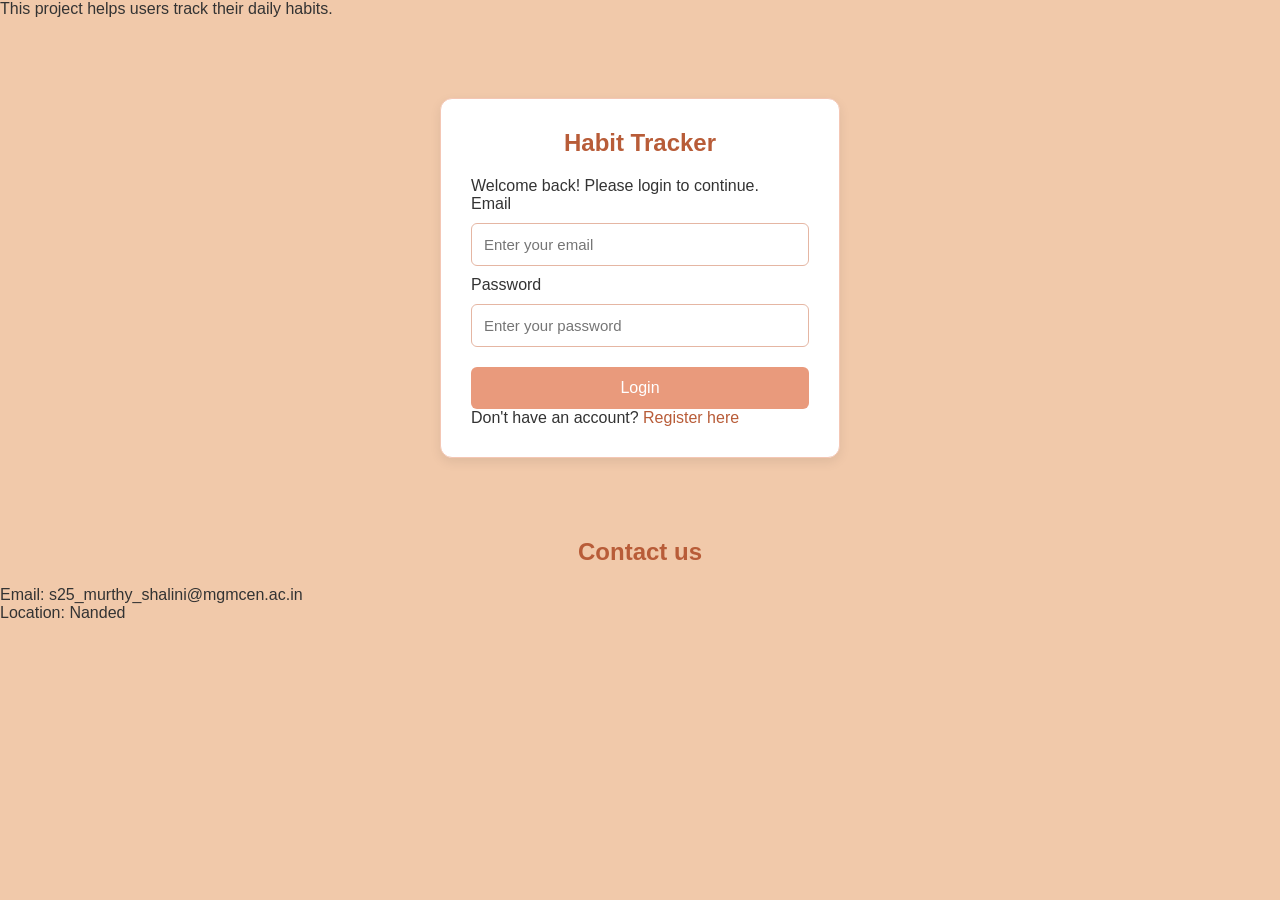
<file: index.html>
<!DOCTYPE html>
<html lang="en">
<head>
    <meta charset="UTF-8">
    <meta name="viewport" content="width=device-width, initial-scale=1.0">
    <title>Habit Tracker - Login</title>
    <link rel="stylesheet" href="style.css">
</head>
<body>
    <p>This project helps users track their daily habits.</p>
    <div class="container">

        <h2>Habit Tracker</h2>
        <p>Welcome back! Please login to continue.</p>

        <form>
            <label for="email">Email</label>
            <input type="email" id="email"
                   placeholder="Enter your email" required>

            <label for="password">Password</label>
            <input type="password" id="password"
                   placeholder="Enter your password" required>

            <button type="submit">Login</button>
        </form>

        <p class="link">
            Don't have an account?
            <a href="register.html">Register here</a>
        </p>

    </div>
    <h2>Contact us </h2>
    <p> Email: s25_murthy_shalini@mgmcen.ac.in</p>
    <p>Location: Nanded</p>
</body>
</html>
</file>
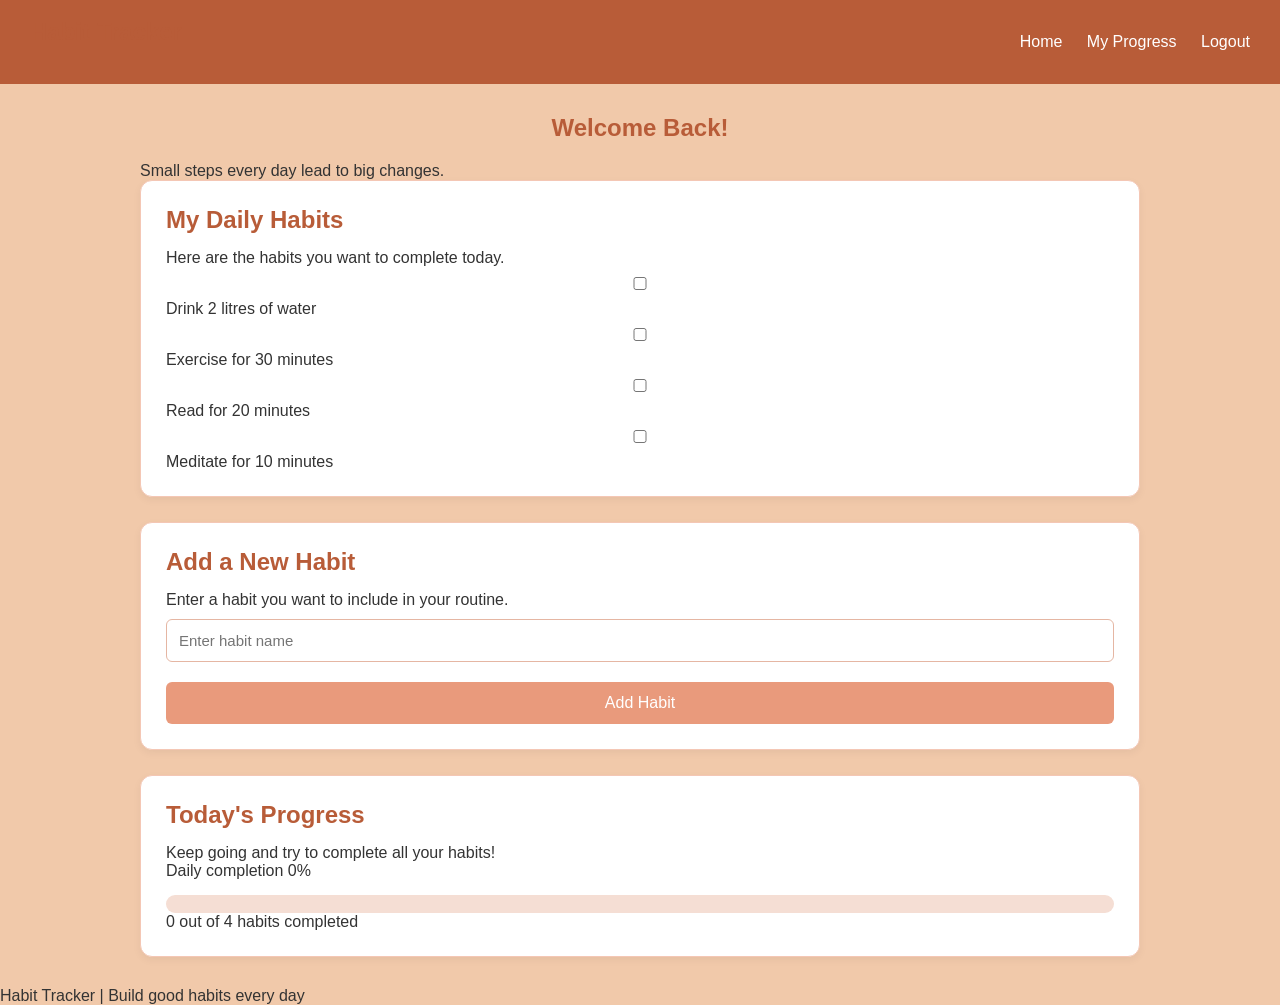
<file: dashboard.html>
<!DOCTYPE html>
<html lang="en">
<head>
    <meta charset="UTF-8">
    <meta name="viewport" content="width=device-width, initial-scale=1.0">
    <title>Habit Tracker - Dashboard</title>
    <link rel="stylesheet" href="style.css">
</head>
<body>

    <!-- Navigation Bar -->
    <nav class="navbar">
        <h2>Habit Tracker</h2>

        <div class="nav-links">
            <a href="dashboard.html">Home</a>
            <a href="progress.html">My Progress</a>
            <a href="index.html">Logout</a>
        </div>
    </nav>

    <main class="dashboard">

        <!-- Welcome Section -->
        <section class="welcome-card">
            <h1>Welcome Back!</h1>
            <p>Small steps every day lead to big changes.</p>
        </section>

        <!-- Daily Habits -->
        <section class="dashboard-card">
            <h2>My Daily Habits</h2>
            <p class="card-description">
                Here are the habits you want to complete today.
            </p>

            <div class="habit-item">
                <input type="checkbox" id="habit1">
                <label for="habit1">Drink 2 litres of water</label>
            </div>

            <div class="habit-item">
                <input type="checkbox" id="habit2">
                <label for="habit2">Exercise for 30 minutes</label>
            </div>

            <div class="habit-item">
                <input type="checkbox" id="habit3">
                <label for="habit3">Read for 20 minutes</label>
            </div>

            <div class="habit-item">
                <input type="checkbox" id="habit4">
                <label for="habit4">Meditate for 10 minutes</label>
            </div>
        </section>

        <!-- Add Habit -->
        <section class="dashboard-card">
            <h2>Add a New Habit</h2>
            <p class="card-description">
                Enter a habit you want to include in your routine.
            </p>

            <form action="#">
                <input type="text"
                       placeholder="Enter habit name"
                       aria-label="New habit name">

                <button type="submit">Add Habit</button>
            </form>
        </section>

        <!-- Progress Summary -->
        <section class="dashboard-card">
            <h2>Today's Progress</h2>
            <p class="card-description">
                Keep going and try to complete all your habits!
            </p>

            <div class="progress-info">
                <span>Daily completion</span>
                <span>0%</span>
            </div>

            <div class="progress-bar">
                <div class="progress-fill"></div>
            </div>

            <p class="progress-count">0 out of 4 habits completed</p>
        </section>

    </main>

    <footer class="dashboard-footer">
        <p>Habit Tracker | Build good habits every day</p>
    </footer>

</body>
</html>
</file>
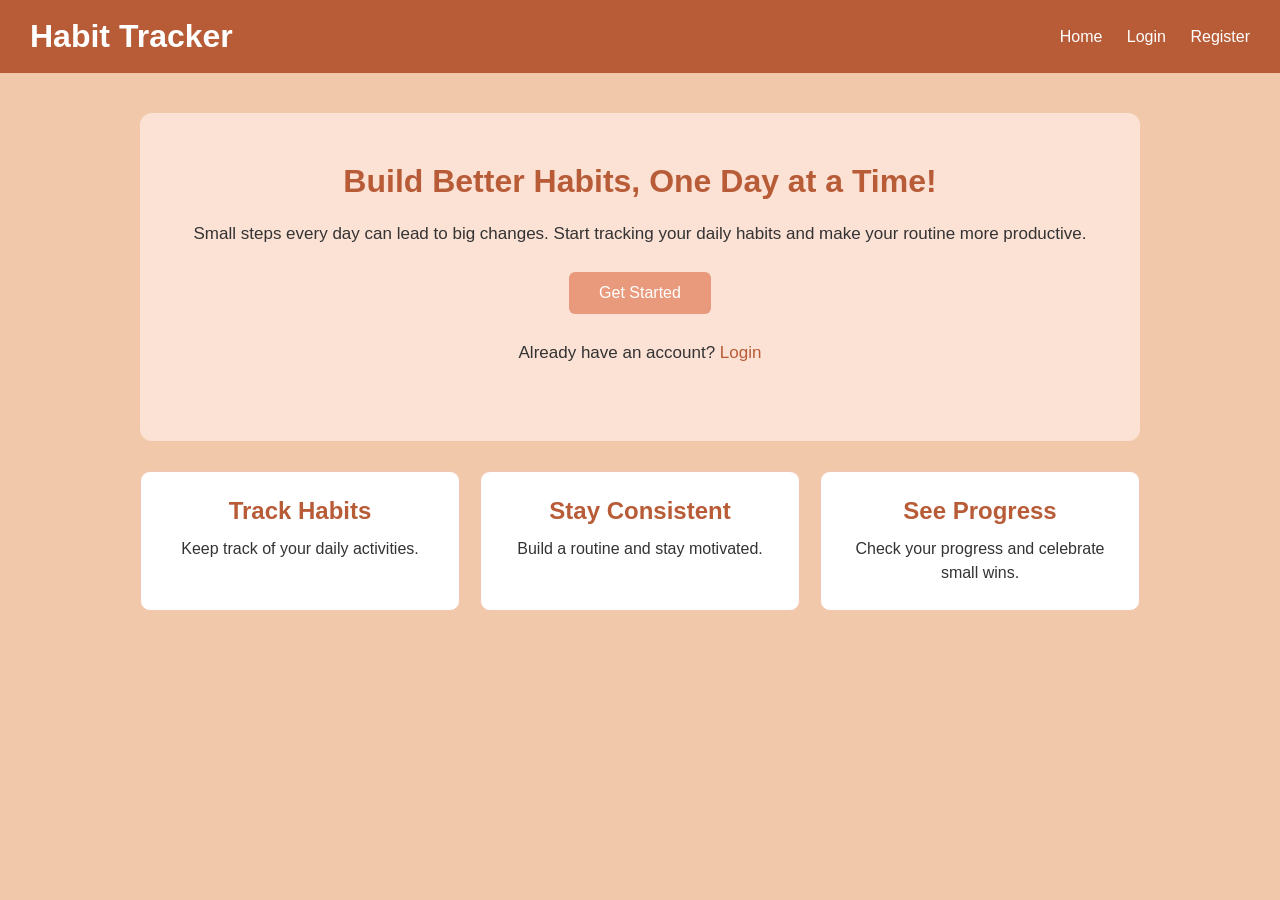
<file: homepage.html>
<!DOCTYPE html>
<html>
<head>
    <title>Habit Tracker - Home</title>
    <link rel="stylesheet" href="style.css">
</head>

<body>

    <!-- Navigation Bar -->
    <div class="navbar">
        <h1>Habit Tracker</h1>

        <div>
            <a href="home.html">Home</a>
            <a href="index.html">Login</a>
            <a href="register.html">Register</a>
        </div>
    </div>

    <!-- Home Section -->
    <div class="home-container">

        <div class="home-content">
            <h1>Build Better Habits, One Day at a Time!</h1>

            <p>
                Small steps every day can lead to big changes.
                Start tracking your daily habits and make your
                routine more productive.
            </p>

            <a href="register.html" class="home-button">
                Get Started
            </a>

            <p class="login-text">
                Already have an account?
                <a href="index.html">Login</a>
            </p>
        </div>

        <!-- Features -->
        <div class="home-features">

            <div class="feature-card">
                <h2>Track Habits</h2>
                <p>Keep track of your daily activities.</p>
            </div>

            <div class="feature-card">
                <h2>Stay Consistent</h2>
                <p>Build a routine and stay motivated.</p>
            </div>

            <div class="feature-card">
                <h2>See Progress</h2>
                <p>Check your progress and celebrate small wins.</p>
            </div>

        </div>

    </div>

</body>
</html>
</file>
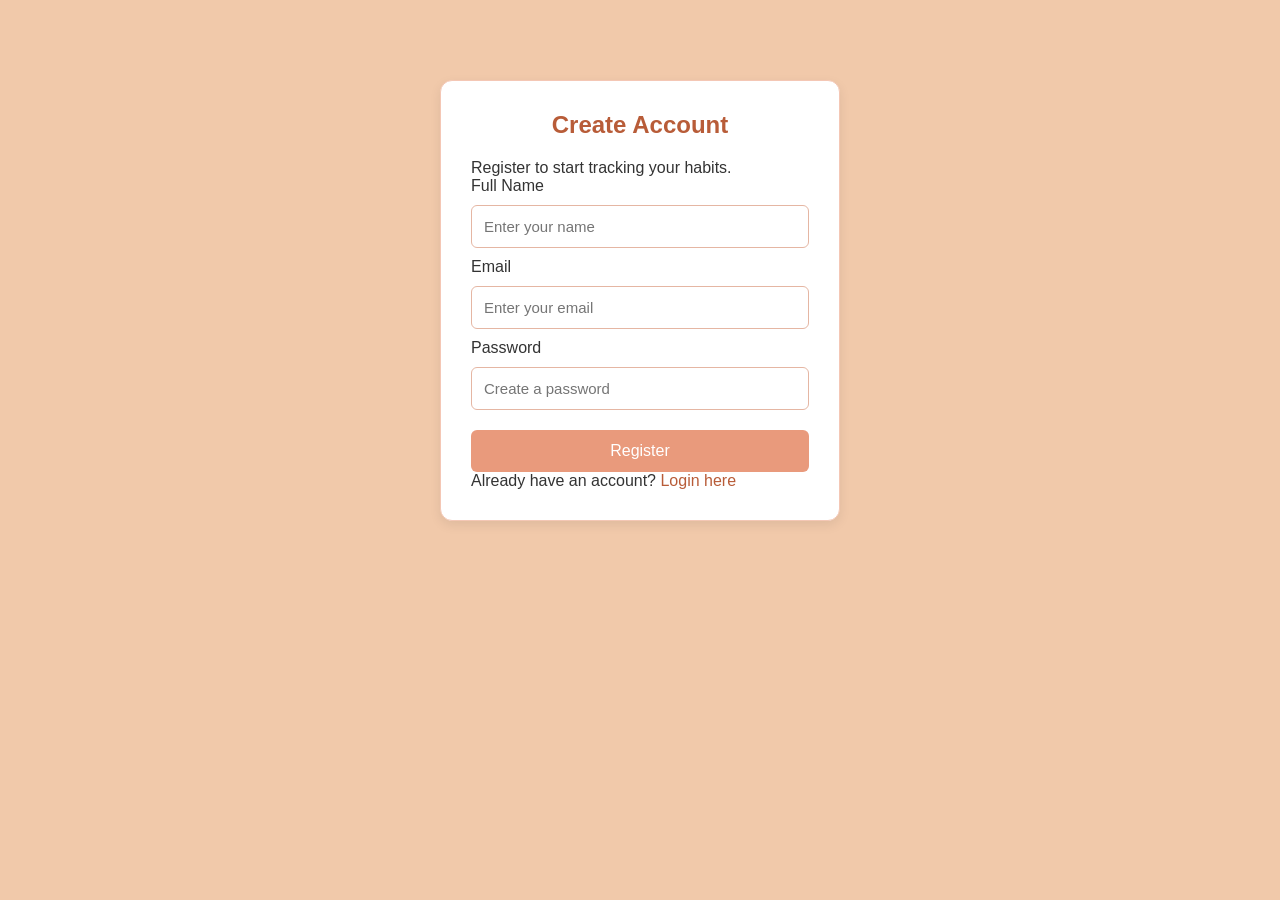
<file: register.html>
<!DOCTYPE html>
<html lang="en">
<head>
    <meta charset="UTF-8">
    <meta name="viewport" content="width=device-width, initial-scale=1.0">
    <title>Habit Tracker - Register</title>
    <link rel="stylesheet" href="style.css">
</head>
<body>

    <div class="container">

        <h2>Create Account</h2>
        <p>Register to start tracking your habits.</p>

        <form>
            <label for="name">Full Name</label>
            <input type="text" id="name"
                   placeholder="Enter your name" required>

            <label for="email">Email</label>
            <input type="email" id="email"
                   placeholder="Enter your email" required>

            <label for="password">Password</label>
            <input type="password" id="password"
                   placeholder="Create a password"
                   minlength="6" required>

            <button type="submit">Register</button>
        </form>

        <p class="link">
            Already have an account?
            <a href="index.html">Login here</a>
        </p>

    </div>

</body>
</html>
</file>
<file: style.css>
/* General Styling */
* {
    margin: 0;
    padding: 0;
    box-sizing: border-box;
}

body {
    font-family: Arial, sans-serif;
    background-color: #f1c9aa;
    color: #333333;
}

/* Login and Registration */
.container {
    width: 90%;
    max-width: 400px;
    margin: 80px auto;
    padding: 30px;
    background-color: #FFFFFF;
    border: 1px solid #F4C7B5;
    border-radius: 12px;
    box-shadow: 0 4px 12px rgba(0, 0, 0, 0.08);
}

h1, h2 {
    color: #B85C38;
    margin-bottom: 20px;
    text-align: center;
}

input {
    width: 100%;
    padding: 12px;
    margin: 10px 0;
    border: 1px solid #E5B6A3;
    border-radius: 6px;
    font-size: 15px;
}

button {
    width: 100%;
    padding: 12px;
    background-color: #E99A7C;
    color: white;
    border: none;
    border-radius: 6px;
    cursor: pointer;
    font-size: 16px;
    margin-top: 10px;
}

button:hover {
    background-color: #D98263;
}

a {
    color: #B85C38;
    text-decoration: none;
}

a:hover {
    text-decoration: underline;
}

/* Home Page */

.home-container {
    width: 90%;
    max-width: 1000px;
    margin: 40px auto;
}

.home-content {
    text-align: center;
    padding: 50px 20px;
    background-color: #FCE1D5;
    border-radius: 12px;
}

.home-content h1 {
    color: #B85C38;
    font-size: 32px;
    margin-bottom: 20px;
}

.home-content p {
    font-size: 17px;
    line-height: 1.6;
    margin-bottom: 25px;
}

.home-button {
    display: inline-block;
    padding: 12px 30px;
    background-color: #E99A7C;
    color: white;
    border-radius: 6px;
    text-decoration: none;
    font-size: 16px;
}

.home-button:hover {
    background-color: #D98263;
}

.login-text {
    margin-top: 25px;
}

.home-features {
    display: flex;
    justify-content: space-between;
    gap: 20px;
    margin-top: 30px;
}

.feature-card {
    flex: 1;
    background-color: white;
    border: 1px solid #F4C7B5;
    padding: 25px;
    border-radius: 10px;
    text-align: center;
}

.feature-card h2 {
    color: #B85C38;
    margin-bottom: 12px;
}

.feature-card p {
    line-height: 1.5;
}

/* Dashboard Navbar */
.navbar {
    background-color: #B85C38;
    color: white;
    padding: 18px 30px;
    display: flex;
    justify-content: space-between;
    align-items: center;
}

.navbar h1 {
    color: white;
    margin: 0;
}

.navbar a {
    color: white;
    margin-left: 20px;
}

/* Dashboard Layout */
.dashboard {
    width: 90%;
    max-width: 1000px;
    margin: 30px auto;
}

/* Welcome Section */
.welcome {
    background-color: #FCE1D5;
    padding: 30px;
    border-radius: 12px;
    margin-bottom: 25px;
}

.welcome h1 {
    color: #B85C38;
    text-align: left;
}

/* Dashboard Cards */
.dashboard-card {
    background-color: #FFFFFF;
    border: 1px solid #F4C7B5;
    border-radius: 12px;
    padding: 25px;
    margin-bottom: 25px;
    box-shadow: 0 3px 8px rgba(0, 0, 0, 0.05);
}

.dashboard-card h2 {
    color: #B85C38;
    text-align: left;
    margin-bottom: 15px;
}

/* Habit List */
.habit-list {
    margin-top: 20px;
}

.habit-list label {
    display: block;
    padding: 12px;
    margin: 8px 0;
    background-color: #FFF8F3;
    border-radius: 6px;
}

.habit-list input[type="checkbox"] {
    width: auto;
    margin-right: 10px;
    accent-color: #D98263;
}

/* Progress Bar */
.progress-bar {
    width: 100%;
    height: 18px;
    background-color: #F5DED4;
    border-radius: 10px;
    overflow: hidden;
    margin-top: 15px;
}

.progress-fill {
    height: 100%;
    width: 0%;
    background-color: #E99A7C;
}
</file>
